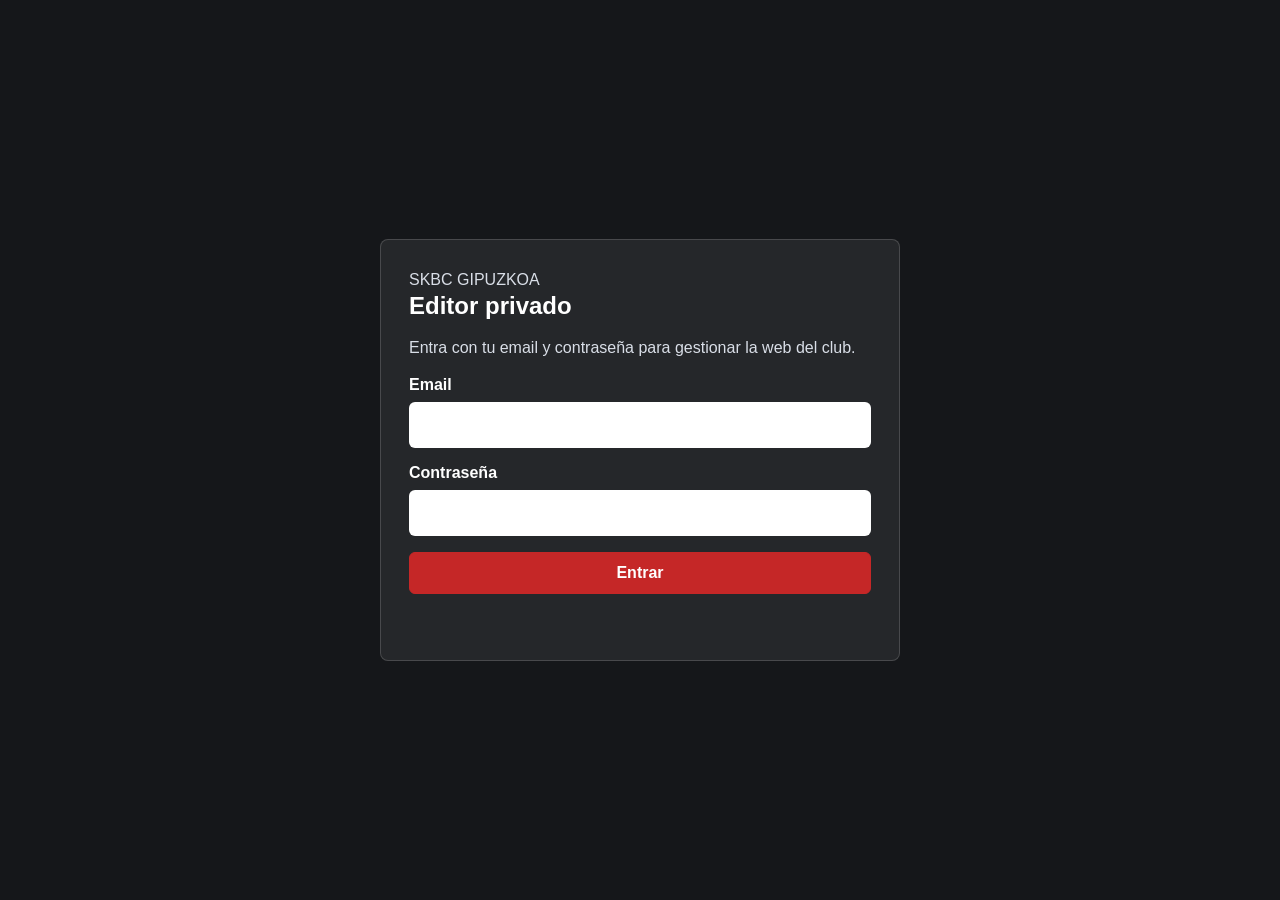
<file: admin.html>
<!doctype html>
<html lang="es">
  <head>
    <meta charset="utf-8" />
    <meta name="viewport" content="width=device-width, initial-scale=1" />
    <title>Editor privado SKBC GIPUZKOA</title>
    <meta name="robots" content="noindex,nofollow,noarchive" />
    <link rel="stylesheet" href="admin.css?v=20260831-calendar-visual-editor" />
    <link rel="stylesheet" href="admin-simple.css?v=20261018-news" />
    <script src="admin-simple.js?v=20261028-visual"></script>
    <script src="admin-catalog.js?v=20261018-catalog"></script>
    <script src="admin-news.js?v=20261028-workspace"></script>
    <link rel="stylesheet" href="admin-workspace.css?v=20261028" />
    <script src="admin-editor-tools.js?v=20261028"></script>
    <script src="admin-workspace.js?v=20261028"></script>
    <link rel="stylesheet" href="admin-calendar.css?v=20261106-public" />
    <script src="calendar-public.js?v=20261106"></script>
    <script src="admin-calendar.js?v=20261111-featured-news"></script>
    <script src="admin-calendar-import.js?v=20261106-drag"></script>
    <style>
      .admin-login {
        display: grid;
        min-height: 100vh;
        place-items: center;
        padding: 24px;
        color: #fff;
        background: #15171a;
      }
      .admin-login__panel {
        display: grid;
        gap: 16px;
        width: min(520px, 100%);
        padding: 28px;
        border: 1px solid rgba(255,255,255,.16);
        border-radius: 8px;
        background: rgba(255,255,255,.07);
      }
      .admin-login__panel h1,
      .admin-login__panel p {
        margin: 0;
      }
      .admin-login__panel p {
        color: #d9dee7;
        line-height: 1.5;
      }
      .admin-login__panel label {
        display: grid;
        gap: 8px;
        color: #fff;
        font-weight: 900;
      }
      .admin-login__panel input {
        width: 100%;
        border: 1px solid rgba(255,255,255,.2);
        border-radius: 6px;
        padding: 13px 14px;
        color: #15171a;
        font: inherit;
      }
      .admin-login__error {
        min-height: 22px;
        color: #ffd6d6;
        font-weight: 850;
      }
      body.admin-locked #admin-shell {
        display: none;
      }
      body:not(.admin-locked) #admin-login {
        display: none;
      }
    </style>
    <script>
      document.write('<script src="content.js?v=' + Date.now() + '"><\/script>');
    </script>
  </head>
  <body class="admin-locked">
    <section class="admin-login" id="admin-login">
      <form class="admin-login__panel" id="admin-login-form">
        <div>
          <p>SKBC GIPUZKOA</p>
          <h1>Editor privado</h1>
        </div>
        <p>Entra con tu email y contraseña para gestionar la web del club.</p>
        <label>Email <input id="admin-login-email" type="email" autocomplete="email" required /></label>
        <label>Contraseña <input id="admin-login-password" type="password" autocomplete="current-password" required /></label>
        <button class="primary" type="submit">Entrar</button>
        <span class="admin-login__error" id="admin-login-error"></span>
      </form>
    </section>

    <div id="admin-shell">
      <header class="admin-header">
        <div>
          <p>SKBC GIPUZKOA</p>
          <h1>Gestión de la web</h1>
          <span id="status">Listo para editar</span>
        </div>
        <nav aria-label="Publicación">
          <a href="index.html" target="_blank" rel="noreferrer">Ver web ↗</a>
          <button id="publish" class="primary" type="button">Publicar cambios</button>
        </nav>
        <div class="admin-utility-storage" hidden>
          <button id="save" type="button">Información</button>
          <button id="export" type="button">Exportar copia</button>
          <input id="import" type="file" accept="application/json" />
          <button id="reset" type="button">Descartar cambios</button>
        </div>
      </header>

      <main>
        <aside aria-label="Navegación principal"></aside>
        <section id="editor"></section>
      </main>
    </div>

    <script>
      const ADMIN_SESSION_KEY = "skbc_supabase_session";
      const adminInbox = window.SKBC_CONTENT?.settings?.testimonialInbox || {};
      const adminSupabaseUrl = String(adminInbox.supabaseUrl || "").replace(/\/+$/, "");
      const adminAnonKey = String(adminInbox.anonKey || "").trim();
      const loginError = document.querySelector("#admin-login-error");

      function savedAdminSession() {
        try {
          return JSON.parse(localStorage.getItem(ADMIN_SESSION_KEY) || "null");
        } catch {
          return null;
        }
      }

      async function validateAdminSession(session) {
        if (!session?.access_token || !adminSupabaseUrl || !adminAnonKey) return false;
        const response = await fetch(`${adminSupabaseUrl}/auth/v1/user`, {
          headers: {
            apikey: adminAnonKey,
            Authorization: `Bearer ${session.access_token}`
          }
        });
        return response.ok;
      }

      function unlockAdmin() {
        document.body.classList.remove("admin-locked");
        if (!document.querySelector("script[data-admin-app]")) {
          const script = document.createElement("script");
          script.src = "admin.js?v=20261125-violencia-genero";
          script.dataset.adminApp = "true";
          document.body.appendChild(script);
        }
      }

      async function loginAdmin(email, password) {
        if (!adminSupabaseUrl || !adminAnonKey) {
          throw new Error("Falta configurar Supabase URL y anon key en content.js.");
        }
        const response = await fetch(`${adminSupabaseUrl}/auth/v1/token?grant_type=password`, {
          method: "POST",
          headers: {
            apikey: adminAnonKey,
            "Content-Type": "application/json"
          },
          body: JSON.stringify({ email, password })
        });
        const result = await response.json();
        if (!response.ok) {
          throw new Error(result.error_description || result.msg || "No se pudo iniciar sesión.");
        }
        localStorage.setItem(ADMIN_SESSION_KEY, JSON.stringify(result));
        return result;
      }

      document.querySelector("#admin-login-form").addEventListener("submit", async (event) => {
        event.preventDefault();
        loginError.textContent = "Comprobando acceso...";
        try {
          await loginAdmin(
            document.querySelector("#admin-login-email").value.trim(),
            document.querySelector("#admin-login-password").value
          );
          loginError.textContent = "";
          unlockAdmin();
        } catch (error) {
          loginError.textContent = error.message;
        }
      });

      (async () => {
        const session = savedAdminSession();
        if (await validateAdminSession(session)) {
          unlockAdmin();
        } else {
          localStorage.removeItem(ADMIN_SESSION_KEY);
        }
      })();
    </script>
  </body>
</html>
</file>
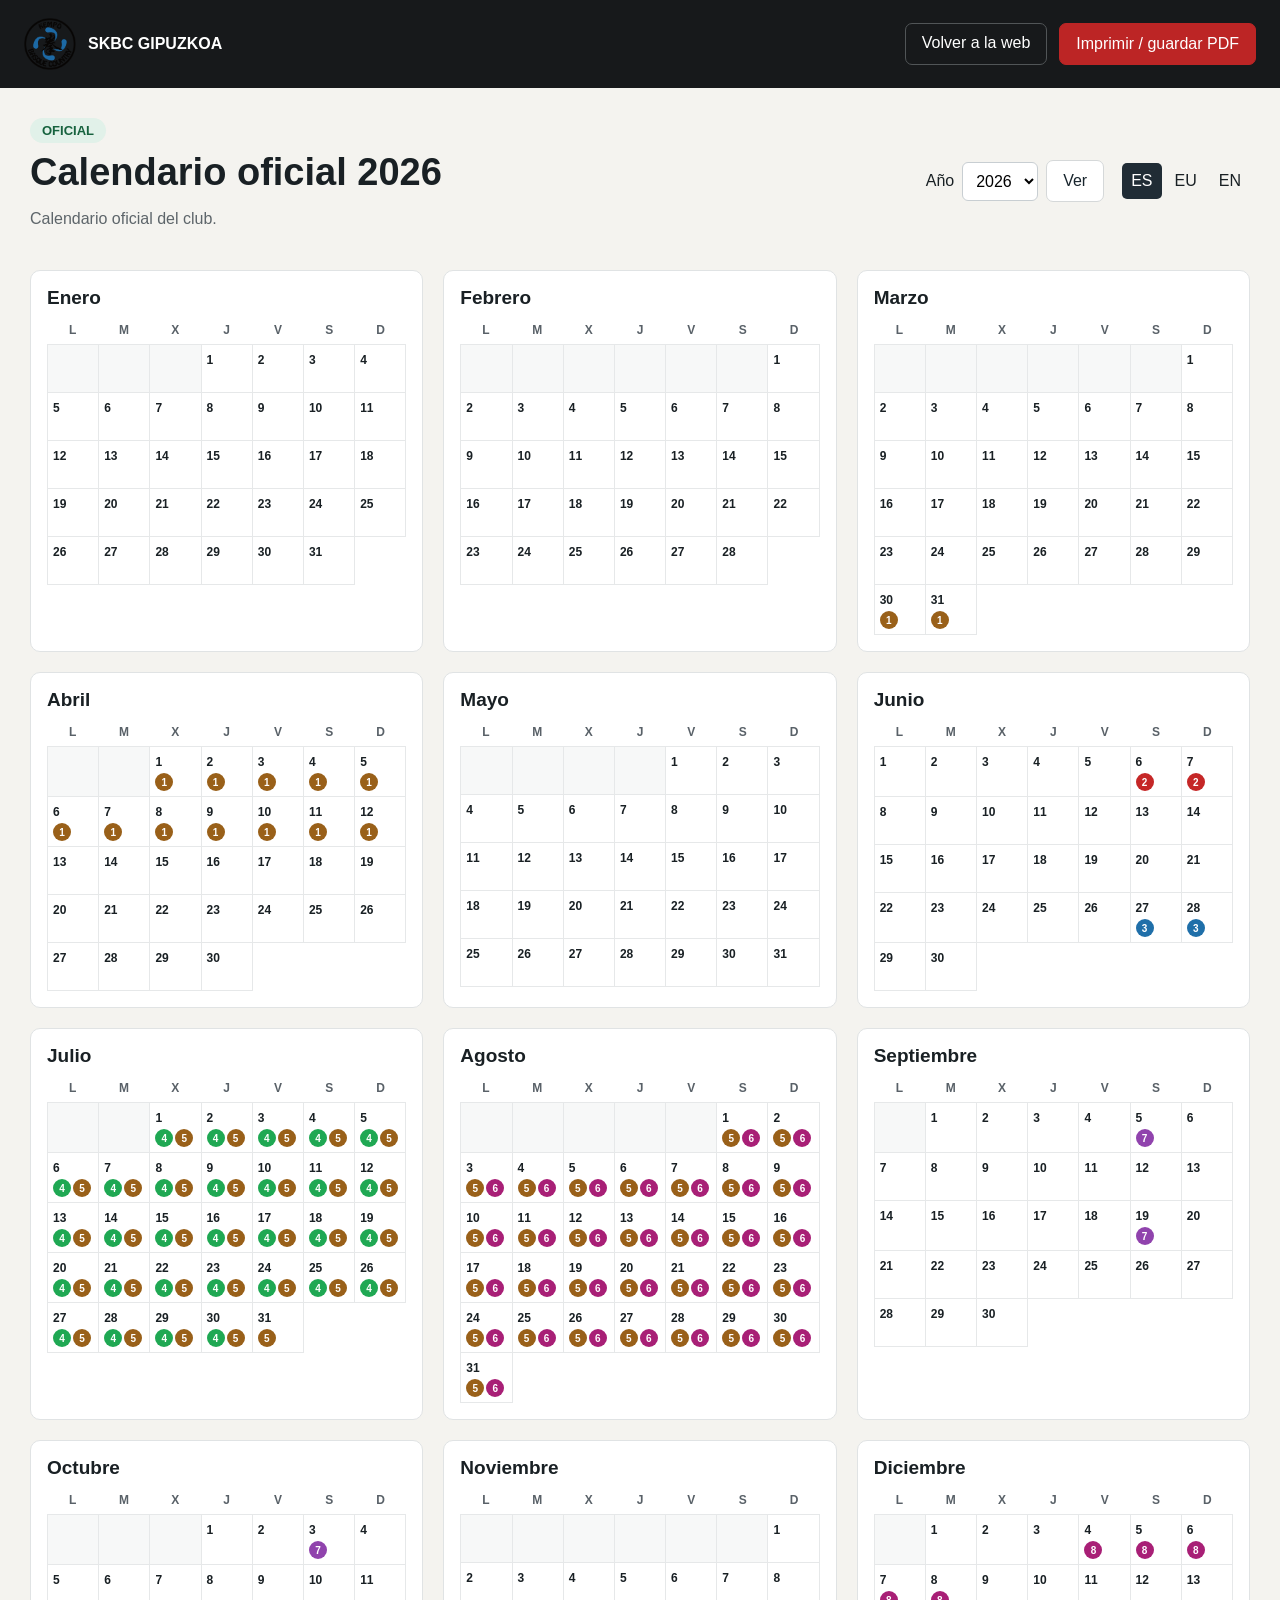
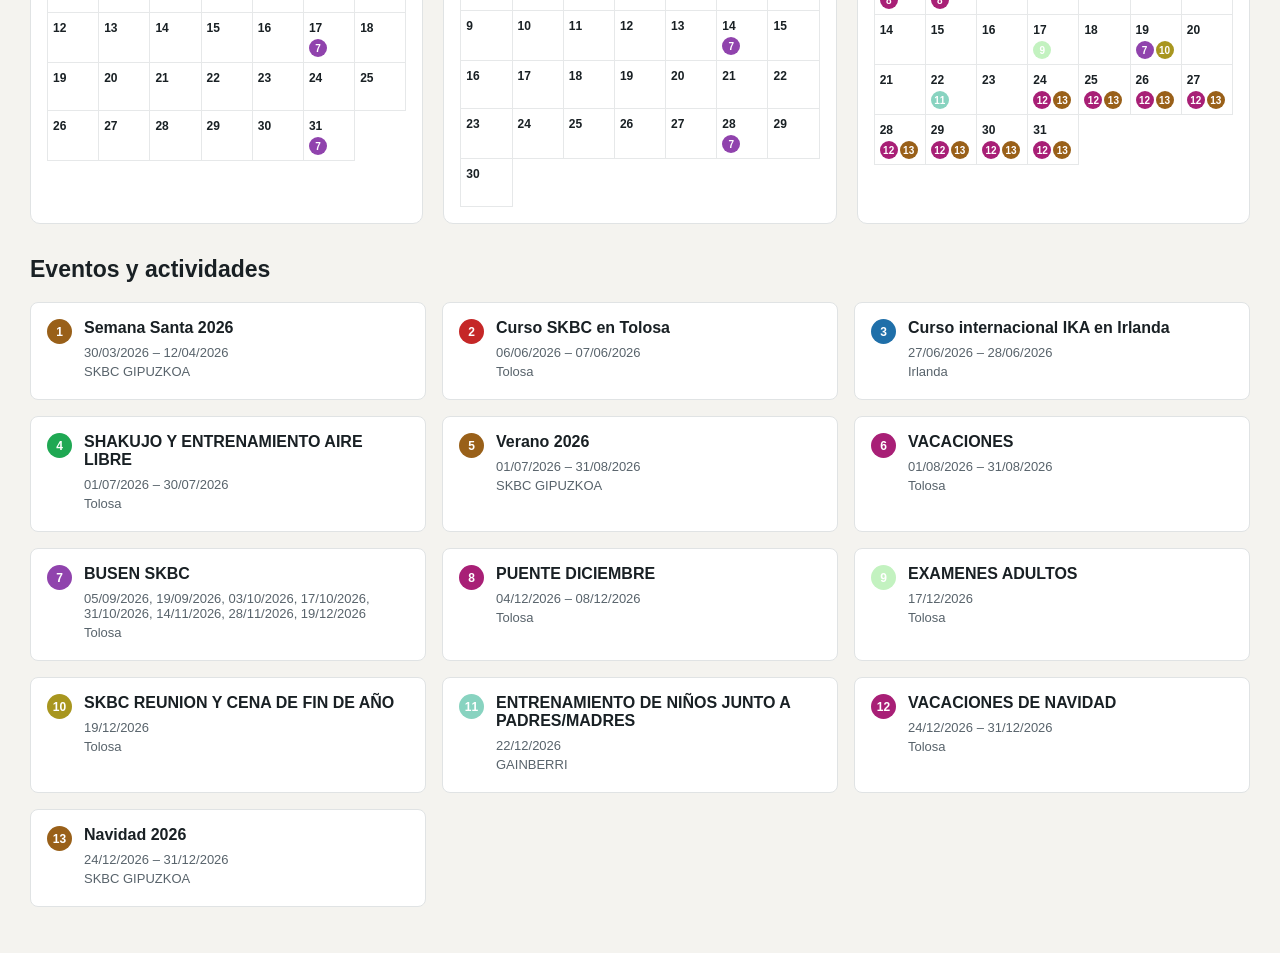
<file: calendario.html>
<!doctype html>
<html lang="es">
<head>
<meta charset="utf-8">
<meta name="viewport" content="width=device-width, initial-scale=1">
<title>Calendario · SKBC Gipuzkoa</title>
<meta name="description" content="Calendario de actividades, cursos, festivos y vacaciones de SKBC Gipuzkoa.">
<link rel="icon" href="assets/logo-skbc.png">
<link rel="stylesheet" href="calendar-public.css?v=20261111-print-a4-v2">
</head>
<body data-public-calendar>
<div id="public-calendar"></div>
<noscript>Activa JavaScript para consultar el calendario. SKBC Gipuzkoa · Tolosa.</noscript>
<script>document.write('<script src="content.js?v=' + Date.now() + '"><\/script>');</script>
<script src="calendar-public.js?v=20261111-print-a4-v2"></script>
</body>
</html>
</file>
<file: admin.css>
:root {
  --ink: #15171a;
  --muted: #667085;
  --red: #c52727;
  --blue: #1f6fa9;
  --gold: #cba451;
  --soft: #f5f6f3;
  --panel: #ffffff;
  --line: #d9ddd7;
  --dark: #17191c;
}

* { box-sizing: border-box; }

body {
  margin: 0;
  color: var(--ink);
  background: var(--soft);
  font-family: "Segoe UI", Arial, sans-serif;
}

.admin-header {
  position: sticky;
  top: 0;
  z-index: 3;
  display: flex;
  align-items: center;
  justify-content: space-between;
  gap: 22px;
  padding: 16px 24px;
  color: #fff;
  background: var(--dark);
  box-shadow: 0 16px 40px rgba(0, 0, 0, .18);
}

.admin-header p,
.admin-header h1 {
  margin: 0;
}

.admin-header p {
  color: var(--gold);
  font-size: 12px;
  font-weight: 900;
  letter-spacing: .08em;
  text-transform: uppercase;
}

.admin-header h1 {
  margin-top: 3px;
  font-size: 23px;
  line-height: 1.1;
}

#status {
  display: inline-block;
  margin-top: 7px;
  padding: 6px 9px;
  border: 1px solid rgba(255, 255, 255, .18);
  border-radius: 6px;
  color: #dce3ea;
  font-size: 12px;
  font-weight: 800;
}

#status[data-mode="ok"] {
  color: #dbffe8;
  border-color: rgba(65, 211, 126, .45);
}

#status[data-mode="warning"] {
  color: #fff1cc;
  border-color: rgba(255, 205, 86, .55);
}

#status[data-mode="danger"] {
  color: #ffd6d6;
  border-color: rgba(255, 96, 96, .55);
}

.admin-header nav {
  display: flex;
  flex-wrap: wrap;
  justify-content: flex-end;
  gap: 10px;
}

button,
.admin-header a,
.import-button {
  display: inline-flex;
  align-items: center;
  justify-content: center;
  min-height: 42px;
  border: 1px solid rgba(255, 255, 255, .16);
  border-radius: 6px;
  padding: 10px 13px;
  color: #fff;
  background: rgba(255, 255, 255, .08);
  font: inherit;
  font-weight: 900;
  cursor: pointer;
  text-decoration: none;
}

button.primary {
  border-color: var(--red);
  background: var(--red);
}

main button:not(.primary):not(.danger):not(.quiet):not(.tab):not(.image-field-preview),
main button.secondary {
  color: var(--blue);
  border-color: #cfe0ef;
  background: #f7fbff;
}

main button:not(.primary):not(.danger):not(.quiet):not(.tab):not(.image-field-preview):hover,
main button.secondary:hover {
  color: #fff;
  border-color: var(--blue);
  background: var(--blue);
}

button.quiet {
  color: #e6e8ed;
  background: transparent;
}

.import-button input {
  display: none;
}

main {
  display: grid;
  grid-template-columns: 240px 1fr;
  min-height: calc(100vh - 88px);
}

aside {
  position: sticky;
  top: 88px;
  align-self: start;
  height: calc(100vh - 88px);
  padding: 18px;
  border-right: 1px solid var(--line);
  background: #fff;
}

.mobile-panel-picker {
  display: none;
}

.mobile-collapse-toggle,
.person-mobile-summary {
  display: none;
}

.tab {
  display: flex;
  width: 100%;
  margin-bottom: 9px;
  color: var(--ink);
  background: var(--soft);
  border: 1px solid var(--line);
  text-align: left;
}

.tab.active {
  color: #fff;
  border-color: var(--dark);
  background: var(--dark);
}

#editor {
  display: grid;
  gap: 18px;
  width: min(1060px, 100%);
  padding: 26px;
}

.editor-intro {
  padding: 22px;
  border: 1px solid var(--line);
  border-radius: 8px;
  background: #fff;
}

.editor-intro p {
  margin: 0 0 4px;
  color: var(--blue);
  font-size: 12px;
  font-weight: 900;
  letter-spacing: .08em;
  text-transform: uppercase;
}

.editor-intro h2 {
  margin: 0 0 8px;
  font-size: 30px;
  line-height: 1.1;
}

.editor-intro span {
  color: var(--muted);
  font-weight: 700;
}

.intro-actions {
  display: flex;
  flex-wrap: wrap;
  align-items: center;
  gap: 10px;
  margin-top: 16px;
}

.intro-actions label {
  display: inline-flex;
  align-items: center;
  gap: 8px;
  min-height: 42px;
  color: var(--ink);
  font-weight: 900;
}

.intro-actions input,
.intro-actions select {
  width: 112px;
  min-height: 42px;
  border: 1px solid var(--line);
  border-radius: 6px;
  padding: 8px 10px;
  color: var(--ink);
  background: #fff;
  font: inherit;
  font-weight: 850;
}

.intro-actions select {
  width: min(330px, 100%);
}

.gallery-admin {
  display: grid;
  gap: 14px;
}

.gallery-admin > small {
  display: block;
  color: var(--muted);
  font-weight: 750;
  line-height: 1.35;
}

.gallery-admin-grid {
  display: grid;
  grid-template-columns: repeat(auto-fill, minmax(230px, 1fr));
  gap: 14px;
  align-items: start;
}

.gallery-admin-item {
  display: grid;
  gap: 10px;
  padding: 12px;
  border: 1px solid var(--line);
  border-radius: 8px;
  background: #fff;
}

.gallery-admin-thumb {
  position: relative;
  display: block;
  min-height: 130px;
  width: 100%;
  overflow: hidden;
  border-radius: 6px;
  border: 1px solid var(--line);
  padding: 0;
  background-color: var(--soft);
  cursor: zoom-in;
}

.gallery-admin-thumb img {
  width: 100%;
  height: 130px;
  object-fit: cover;
  display: block;
}

.gallery-admin-thumb.image-field-preview--broken::before {
  content: "No se ve la imagen";
  position: absolute;
  inset: 0;
  display: grid;
  place-items: center;
  color: #9f1d1d;
  background: #fff5f5;
  font-weight: 950;
  text-align: center;
}

.gallery-admin-item input {
  min-height: 38px;
  border: 1px solid var(--line);
  border-radius: 6px;
  padding: 8px 10px;
  color: var(--ink);
  font-size: 12px;
}

.gallery-admin-buttons,
.gallery-admin-actions {
  display: grid;
  grid-template-columns: repeat(3, minmax(0, 1fr));
  gap: 8px;
}

.gallery-admin-buttons button {
  min-height: 34px;
  padding: 7px 8px;
  color: var(--ink);
  border-color: var(--line);
  background: var(--soft);
  font-size: 12px;
}

.gallery-admin-buttons button.danger {
  color: #fff;
  border-color: var(--red);
  background: var(--red);
}

.image-field-row {
  display: grid;
  grid-template-columns: minmax(0, 1fr) auto;
  gap: 8px;
  align-items: center;
}

.image-field-row button {
  min-height: 38px;
  color: #fff;
  border-color: var(--blue);
  background: var(--blue);
  white-space: nowrap;
}

.event-bulk-actions {
  padding: 12px;
  border: 1px solid rgba(31, 111, 169, .22);
  border-radius: 8px;
  background: #eef6fb;
}

#copy-events {
  border-color: var(--blue);
  color: #fff;
  background: var(--blue);
}

.advanced-warning {
  margin: 14px 0 0;
  padding: 12px 14px;
  border: 1px solid rgba(255, 205, 86, .55);
  border-radius: 6px;
  color: #684900;
  background: #fff7dd;
  font-weight: 850;
}

.testimonial-inbox-list {
  display: grid;
  gap: 14px;
  padding: 18px;
}

.pending-testimonial {
  display: grid;
  gap: 10px;
  padding: 18px;
  border: 1px solid var(--line);
  border-radius: 8px;
  background: #fff;
}

.pending-testimonial span {
  color: var(--blue);
  font-size: 12px;
  font-weight: 950;
  text-transform: uppercase;
}

.pending-testimonial h3,
.pending-testimonial p {
  margin: 0;
}

.approved-testimonial p {
  display: -webkit-box;
  overflow: hidden;
  -webkit-line-clamp: 4;
  -webkit-box-orient: vertical;
}

.pending-testimonial__stars {
  color: #c7a24a;
  font-size: 20px;
  letter-spacing: 0;
}

.pending-testimonial img {
  width: min(260px, 100%);
  aspect-ratio: 4 / 3;
  border-radius: 6px;
  object-fit: cover;
}

.pending-testimonial div {
  display: flex;
  flex-wrap: wrap;
  gap: 10px;
}

.order-card ul {
  margin: 0;
  padding-left: 20px;
}

.order-card select {
  width: auto;
  min-width: 180px;
}

.button-like {
  display: inline-flex;
  align-items: center;
  min-height: 42px;
  padding: 0 14px;
  border-radius: 6px;
  color: #fff;
  background: #25d366;
  font-weight: 950;
}

.empty-note {
  margin: 0;
  padding: 18px;
  color: var(--muted);
  font-weight: 850;
}

.editor-group {
  overflow: hidden;
  border: 1px solid var(--line);
  border-radius: 8px;
  background: var(--panel);
}

.editor-group header {
  display: flex;
  align-items: flex-start;
  justify-content: space-between;
  gap: 16px;
  padding: 18px 20px;
  border-bottom: 1px solid var(--line);
  background: #fbfcfa;
}

.editor-group h3 {
  margin: 0;
  font-size: 21px;
}

.editor-group p {
  margin: 7px 0 0;
  color: var(--muted);
  line-height: 1.45;
}

.translate-section {
  flex: 0 0 auto;
  min-height: 38px;
  color: #fff;
  border-color: var(--blue);
  background: var(--blue);
}

.field-grid {
  display: grid;
  grid-template-columns: repeat(2, minmax(0, 1fr));
  gap: 16px;
  padding: 18px;
}

.field {
  display: grid;
  gap: 8px;
}

.field:has(textarea),
.field--wide {
  grid-column: 1 / -1;
}

.field span {
  color: #344054;
  font-size: 13px;
  font-weight: 900;
}

.field small {
  color: var(--muted);
  font-size: 12px;
  font-weight: 700;
}

.field input,
.field textarea,
.field select {
  width: 100%;
  border: 1px solid var(--line);
  border-radius: 6px;
  padding: 12px;
  color: var(--ink);
  background: #fff;
  font: inherit;
  line-height: 1.45;
}

.field input[type="color"] {
  width: 96px;
  min-height: 46px;
  padding: 4px;
}

.field textarea {
  min-height: 116px;
  resize: vertical;
}

.custom-card {
  display: grid;
  gap: 12px;
}

button.danger {
  justify-self: start;
  margin-left: 18px;
  margin-bottom: 18px;
  border-color: #b42318;
  color: #fff;
  background: #b42318;
}

.upload-image {
  justify-self: start;
  min-height: 38px;
  border-color: rgba(31, 111, 169, .25);
  color: #fff;
  background: var(--blue);
}

.upload-image:disabled {
  opacity: .65;
  cursor: wait;
}

.image-field-row {
  display: grid;
  grid-template-columns: minmax(150px, 220px) minmax(0, 1fr);
  gap: 14px;
  align-items: start;
}

.image-field-preview {
  position: relative;
  display: block;
  width: 100%;
  aspect-ratio: 4 / 3;
  overflow: hidden;
  border: 1px solid var(--line);
  border-radius: 8px;
  padding: 0;
  background: #eef3f6;
  cursor: zoom-in;
  text-align: initial;
}

.image-field-preview img {
  width: 100%;
  height: 100%;
  object-fit: cover;
  display: block;
}

.image-field-preview span {
  position: absolute;
  left: 8px;
  right: 8px;
  bottom: 8px;
  padding: 7px 9px;
  border-radius: 999px;
  color: #fff;
  background: rgba(13, 19, 24, .78);
  font-size: 12px;
  font-weight: 950;
  text-align: center;
}

.image-field-preview--empty {
  display: grid;
  place-items: center;
  min-height: 118px;
  color: var(--muted);
  cursor: default;
}

.image-field-preview--broken {
  display: grid;
  place-items: center;
  min-height: 118px;
}

.image-field-preview--broken::before {
  content: "No se ve la imagen";
  color: #9f1d1d;
  font-weight: 950;
}

.image-field-preview--empty span {
  position: static;
  color: var(--muted);
  background: transparent;
}

.image-field-controls,
.image-field-actions {
  display: grid;
  gap: 10px;
}

.image-field-actions {
  grid-template-columns: repeat(2, minmax(0, max-content));
}

.frame-image {
  justify-self: start;
  min-height: 38px;
  border-color: rgba(13, 117, 107, .28);
  color: #fff;
  background: #0d756b;
}

.image-frame-modal {
  position: fixed;
  inset: 0;
  z-index: 1000;
  display: none;
  align-items: center;
  justify-content: center;
  padding: 24px;
  background: rgba(8, 12, 17, .72);
}

.image-frame-modal.is-open {
  display: flex;
}

.image-frame-modal__panel {
  width: min(980px, 96vw);
  max-height: 94vh;
  overflow: auto;
  border-radius: 12px;
  background: #fff;
  box-shadow: 0 28px 80px rgba(0, 0, 0, .34);
}

.image-frame-modal__panel header,
.image-frame-modal__panel footer {
  display: flex;
  gap: 14px;
  align-items: center;
  justify-content: space-between;
  padding: 18px;
  border-bottom: 1px solid var(--line);
}

.image-frame-modal__panel footer {
  border-top: 1px solid var(--line);
  border-bottom: 0;
}

.image-frame-modal__panel h3 {
  margin: 0 0 4px;
  font-size: 28px;
}

.image-frame-modal__panel p,
.image-frame-value {
  margin: 0;
  color: var(--muted);
  font-weight: 800;
}

.image-frame-close {
  width: 48px;
  height: 48px;
  padding: 0;
  border-radius: 50%;
  font-size: 30px;
  line-height: 1;
}

.image-frame-stage {
  position: relative;
  width: min(860px, calc(96vw - 48px));
  aspect-ratio: 16 / 9;
  margin: 22px auto;
  overflow: hidden;
  border: 3px solid #111820;
  border-radius: 10px;
  background: repeating-linear-gradient(45deg, #edf1f3 0 14px, #f7f9fa 14px 28px);
  cursor: grab;
  user-select: none;
}

.image-frame-stage[data-frame-kind="portrait"] {
  width: min(430px, calc(96vw - 48px));
  aspect-ratio: 4 / 5;
}

.image-frame-stage.is-dragging {
  cursor: grabbing;
}

.image-frame-stage img {
  width: 100%;
  height: 100%;
  object-fit: cover;
  display: block;
}

.image-frame-empty {
  position: absolute;
  inset: 0;
  display: grid;
  place-items: center;
  color: var(--muted);
  font-weight: 950;
}

.image-frame-empty[hidden],
.image-frame-stage img[hidden] {
  display: none;
}

.image-frame-presets {
  display: flex;
  flex-wrap: wrap;
  gap: 10px;
  padding: 0 18px 20px;
  justify-content: center;
}

.image-frame-presets button {
  min-height: 38px;
}

@media (max-width: 760px) {
  .image-field-row {
    grid-template-columns: 1fr;
  }

  .image-field-actions {
    grid-template-columns: 1fr;
  }

  .image-frame-modal {
    padding: 10px;
  }

  .image-frame-modal__panel header,
  .image-frame-modal__panel footer {
    align-items: stretch;
    flex-direction: column;
  }
}

.event-tools {
  margin-inline: 18px;
}

.dashboard-grid {
  display: grid;
  grid-template-columns: repeat(4, minmax(0, 1fr));
  gap: 14px;
}

.dashboard-metric {
  padding: 18px;
  border: 1px solid var(--line);
  border-radius: 8px;
  background: #fff;
}

.dashboard-metric span {
  color: var(--muted);
  font-size: 12px;
  font-weight: 950;
  letter-spacing: .05em;
  text-transform: uppercase;
}

.dashboard-metric strong {
  display: block;
  margin-top: 8px;
  font-size: 38px;
  line-height: 1;
}

.dashboard-metric p {
  margin: 9px 0 0;
  color: var(--muted);
  font-weight: 750;
}

.dashboard-layout {
  display: grid;
  grid-template-columns: 1.2fr 1fr;
  gap: 18px;
}

.dashboard-list,
.dashboard-private,
.dashboard-actions {
  display: grid;
  gap: 10px;
  padding: 18px;
}

.dashboard-supabase {
  display: grid;
  gap: 12px;
  margin: 18px 18px 0;
  padding: 14px;
  border: 1px solid #bfd7ee;
  border-radius: 8px;
  background: #f4f9ff;
}

.dashboard-supabase strong {
  display: block;
  font-weight: 950;
}

.dashboard-supabase span {
  display: block;
  margin-top: 4px;
  color: var(--muted);
  font-weight: 750;
}

.dashboard-supabase-fields {
  display: grid;
  grid-template-columns: minmax(0, 1.1fr) minmax(0, 1fr) auto auto;
  gap: 8px;
}

.dashboard-supabase-fields input {
  width: 100%;
  min-width: 0;
  padding: 10px 12px;
  border: 1px solid var(--line);
  border-radius: 8px;
  font: inherit;
}

.private-session-card {
  border-color: #bfd7ee;
  background: #f8fbff;
}

.private-session-card[data-private-connected="true"] {
  border-color: #b8dec7;
  background: #f6fff8;
}

.private-session-body {
  display: flex;
  align-items: center;
  justify-content: space-between;
  gap: 14px;
  padding: 16px 18px 18px;
}

.private-session-body div {
  display: grid;
  gap: 4px;
}

.private-session-body strong {
  color: var(--ink);
  font-size: 18px;
  font-weight: 950;
}

.private-session-body span {
  color: var(--muted);
  font-weight: 800;
}

.private-session-body button {
  flex: 0 0 auto;
  color: var(--blue);
  border-color: #cfe0ef;
  background: #fff;
}

.dashboard-list div,
.dashboard-private div {
  display: flex;
  justify-content: space-between;
  gap: 14px;
  padding: 12px;
  border: 1px solid var(--line);
  border-radius: 8px;
  background: var(--soft);
}

.dashboard-list span,
.dashboard-private span {
  color: var(--muted);
  font-weight: 850;
}

.dashboard-actions {
  grid-template-columns: repeat(2, minmax(0, 1fr));
}

.dashboard-actions button,
.seo-links .button-like,
.lead-actions .button-like {
  color: var(--ink);
  border-color: var(--line);
  background: #fff;
}

.system-health header {
  align-items: center;
}

.health-grid {
  display: grid;
  grid-template-columns: repeat(5, minmax(0, 1fr));
  gap: 10px;
  padding: 18px;
}

.health-item {
  display: grid;
  gap: 5px;
  min-height: 112px;
  padding: 13px;
  border: 1px solid var(--line);
  border-top: 6px solid #f59e0b;
  border-radius: 8px;
  background: #fff;
}

.health-item.ok {
  border-top-color: #137a3d;
}

.health-item strong {
  color: #b45309;
  font-size: 11px;
  font-weight: 950;
  letter-spacing: .06em;
  text-transform: uppercase;
}

.health-item.ok strong {
  color: #137a3d;
}

.health-item span {
  font-weight: 950;
  line-height: 1.15;
}

.health-item small {
  color: var(--muted);
  font-weight: 750;
  line-height: 1.35;
}

.seo-control header {
  align-items: center;
}

.seo-links {
  display: flex;
  flex-wrap: wrap;
  gap: 8px;
}

.seo-checklist {
  display: grid;
  grid-template-columns: repeat(2, minmax(0, 1fr));
  gap: 10px;
  padding: 18px;
}

.seo-checklist div {
  display: grid;
  grid-template-columns: 82px 1fr;
  gap: 4px 10px;
  padding: 12px;
  border: 1px solid var(--line);
  border-radius: 8px;
  background: #fff;
}

.seo-checklist div.ok strong {
  color: #137a3d;
}

.seo-checklist div.warn strong {
  color: #b42318;
}

.seo-checklist small {
  grid-column: 2;
  color: var(--muted);
  font-weight: 750;
}

.lead-inbox-list {
  display: grid;
  gap: 12px;
  padding: 18px;
}

.lead-card {
  display: grid;
  gap: 10px;
  padding: 16px;
  border: 1px solid var(--line);
  border-left: 8px solid var(--blue);
  border-radius: 8px;
  background: #fff;
}

.lead-card[data-status="enrolled"] {
  border-left-color: #137a3d;
}

.lead-card[data-status="discarded"] {
  border-left-color: #98a2b3;
}

.lead-card[data-status="approved"] {
  border-left-color: #137a3d;
  background: #f3fbf6;
}

.lead-card[data-status="revoked"],
.lead-card[data-status="rejected"] {
  border-left-color: #c52727;
  background: #fff6f6;
}

.lead-card header {
  display: flex;
  align-items: start;
  justify-content: space-between;
  gap: 12px;
  padding: 0;
  border: 0;
}

.lead-card h3,
.lead-card p {
  margin: 0;
}

.lead-card header span {
  color: var(--muted);
  font-size: 12px;
  font-weight: 900;
}

.status-pill {
  display: inline-flex;
  min-width: 104px;
  align-items: center;
  justify-content: center;
  padding: 8px 10px;
  border-radius: 999px;
  color: var(--ink);
  background: var(--soft);
  font-size: 12px;
  font-weight: 950;
  text-transform: uppercase;
}

.kenshi-card .field-grid {
  margin-top: 10px;
}

.kenshi-card .lead-actions button {
  color: var(--red);
  border-color: rgba(197, 39, 39, .42);
  background: #fff;
}

.kenshi-card .lead-actions button.primary,
.kenshi-card .lead-actions button[data-next-status="approved"],
.kenshi-card .lead-actions button.danger {
  color: #fff;
  border-color: var(--red);
  background: var(--red);
}

.kenshi-card .lead-actions button[data-next-status="revoked"],
.kenshi-card .lead-actions button[data-next-status="rejected"] {
  color: var(--red);
  border-color: var(--red);
  background: #fff7f7;
}

.kenshi-card .lead-actions button:hover {
  transform: translateY(-1px);
  box-shadow: 0 10px 22px rgba(197, 39, 39, .16);
}

.lead-card select {
  min-height: 40px;
  border: 1px solid var(--line);
  border-radius: 6px;
  padding: 8px 10px;
  background: #fff;
  font-weight: 850;
}

.lead-meta,
.lead-actions {
  display: flex;
  flex-wrap: wrap;
  gap: 8px;
}

.lead-meta span {
  padding: 6px 9px;
  border-radius: 6px;
  color: var(--muted);
  background: var(--soft);
  font-size: 12px;
  font-weight: 850;
}

.events-workspace {
  display: grid;
  grid-template-columns: minmax(0, 1fr) 340px;
  gap: 18px;
  align-items: start;
}

.events-editor {
  min-width: 0;
}

.empty-event-editor {
  min-height: 280px;
}

.empty-event-editor header {
  display: grid;
  min-height: 220px;
  align-content: center;
}

.events-sidebar {
  position: sticky;
  top: 106px;
  max-height: calc(100vh - 126px);
  overflow: auto;
  border: 1px solid var(--line);
  border-radius: 8px;
  background: #fff;
}

.events-sidebar header {
  position: sticky;
  top: 0;
  z-index: 1;
  padding: 16px;
  border-bottom: 1px solid var(--line);
  background: #fbfcfa;
}

.events-sidebar h3 {
  margin: 0;
  font-size: 20px;
}

.events-sidebar p {
  margin: 5px 0 0;
  color: var(--muted);
  font-size: 13px;
  font-weight: 750;
}

.events-calendar-panel header {
  display: grid;
  grid-template-columns: 1fr auto;
  gap: 12px;
  align-items: start;
}

.event-year-picker {
  display: grid;
  gap: 4px;
  color: var(--muted);
  font-size: 11px;
  font-weight: 950;
  letter-spacing: .04em;
  text-transform: uppercase;
}

.event-year-picker select {
  min-width: 104px;
  min-height: 38px;
  border: 1px solid var(--line);
  border-radius: 6px;
  padding: 0 9px;
  color: var(--ink);
  background: #fff;
  font: inherit;
  font-size: 14px;
}

.event-year-stats {
  display: grid;
  grid-template-columns: repeat(3, minmax(0, 1fr));
  gap: 8px;
  padding: 12px;
  border-bottom: 1px solid var(--line);
  background: #f7fafc;
}

.event-year-stats div {
  display: grid;
  gap: 2px;
  min-width: 0;
  border: 1px solid #e5e8e2;
  border-radius: 7px;
  padding: 9px;
  background: #fff;
}

.event-year-stats strong {
  font-size: 20px;
  line-height: 1;
}

.event-year-stats span {
  color: var(--muted);
  font-size: 10px;
  font-weight: 900;
  line-height: 1.15;
  text-transform: uppercase;
}

.event-mini-calendar {
  display: grid;
  grid-template-columns: repeat(2, minmax(0, 1fr));
  gap: 10px;
  padding: 12px;
  border-bottom: 1px solid var(--line);
  background: linear-gradient(180deg, #fff, #fbfcfa);
}

.event-mini-month {
  min-width: 0;
  border: 1px solid var(--line);
  border-radius: 8px;
  padding: 8px;
  background: #fff;
}

.event-mini-month header {
  position: static;
  display: flex;
  justify-content: space-between;
  gap: 8px;
  align-items: center;
  padding: 0 0 7px;
  border: 0;
  background: transparent;
}

.event-mini-month header strong {
  overflow: hidden;
  color: var(--ink);
  font-size: 13px;
  font-weight: 950;
  line-height: 1.1;
  text-overflow: ellipsis;
  white-space: nowrap;
}

.event-mini-month header span {
  min-width: 22px;
  border-radius: 999px;
  padding: 3px 6px;
  color: #fff;
  background: var(--dark);
  font-size: 10px;
  font-weight: 950;
  text-align: center;
}

.event-weekdays,
.event-days {
  display: grid;
  grid-template-columns: repeat(7, minmax(0, 1fr));
}

.event-weekdays span {
  color: var(--muted);
  font-size: 9px;
  font-weight: 950;
  text-align: center;
}

.event-days {
  gap: 3px;
  margin-top: 4px;
}

.event-day {
  display: grid;
  min-width: 0;
  min-height: 25px;
  place-items: center;
  border: 1px solid #edf0ea;
  border-radius: 5px;
  padding: 0;
  color: var(--ink);
  background: #fafbf9;
  font: inherit;
  font-size: 10px;
  font-weight: 900;
}

.event-day.empty {
  border-color: transparent;
  background: transparent;
}

.event-day.has-event {
  cursor: pointer;
  border-color: rgba(31, 111, 169, .24);
  background: #f4faff;
}

.event-day.has-event:hover,
.event-day.has-event:focus-visible {
  outline: 2px solid rgba(31, 111, 169, .22);
  background: #eaf5ff;
}

.event-day i {
  display: flex;
  gap: 2px;
  align-items: center;
  justify-content: center;
  min-height: 5px;
  margin-top: -2px;
  font-style: normal;
}

.event-day b {
  width: 5px;
  height: 5px;
  border-radius: 999px;
  background: var(--dot);
}

.events-mini-list--compact {
  padding-top: 10px;
}

.events-mini-list--compact h4 {
  margin: 0 0 2px;
  padding: 0 2px;
  color: var(--muted);
  font-size: 12px;
  font-weight: 950;
  letter-spacing: .04em;
  text-transform: uppercase;
}

.calendar-sync-card {
  border-color: #cfe0ef;
  background: #f8fbff;
}

.calendar-sync-status {
  display: grid;
  grid-template-columns: repeat(3, minmax(0, 1fr));
  gap: 10px;
  padding: 16px 18px 6px;
}

.calendar-sync-status div {
  display: grid;
  gap: 4px;
  padding: 12px;
  border: 1px solid var(--line);
  border-radius: 8px;
  background: #fff;
}

.calendar-sync-status strong {
  color: var(--ink);
  font-size: 18px;
  font-weight: 950;
}

.calendar-sync-status span {
  overflow-wrap: anywhere;
  color: var(--muted);
  font-weight: 800;
}

.calendar-sync-note {
  margin: 0;
  padding: 0 18px 18px;
  color: var(--muted);
  font-weight: 800;
}

.news-workspace {
  display: grid;
  grid-template-columns: minmax(0, 1fr) 360px;
  gap: 18px;
  align-items: start;
}

.news-editor {
  display: grid;
  gap: 18px;
  min-width: 0;
}

.empty-news-editor {
  min-height: 220px;
}

.empty-news-editor header {
  display: grid;
  min-height: 170px;
  align-content: center;
}

.news-sidebar {
  position: sticky;
  top: 106px;
  max-height: calc(100vh - 126px);
  overflow: auto;
  border: 1px solid var(--line);
  border-radius: 8px;
  background: #fff;
}

.news-sidebar header {
  position: sticky;
  top: 0;
  z-index: 1;
  padding: 16px;
  border-bottom: 1px solid var(--line);
  background: #fbfcfa;
}

.news-sidebar h3 {
  margin: 0;
  font-size: 20px;
}

.news-sidebar p,
.empty-news-list {
  margin: 5px 0 0;
  color: var(--muted);
  font-size: 13px;
  font-weight: 750;
}

.news-mini-list {
  display: grid;
  gap: 8px;
  padding: 12px;
}

.news-mini {
  border: 1px solid var(--line);
  border-left: 8px solid var(--news-color);
  border-radius: 8px;
  background: #fff;
}

.news-mini.active {
  border-color: rgba(31, 111, 169, .42);
  box-shadow: 0 12px 30px rgba(31, 111, 169, .12);
}

.news-mini.expired {
  opacity: .62;
  background: #f6f1f1;
}

.news-mini > button {
  display: grid;
  grid-template-columns: 62px 1fr;
  gap: 10px;
  width: 100%;
  min-height: 86px;
  padding: 10px;
  border: 0;
  color: var(--ink);
  background: transparent;
  text-align: left;
}

.news-mini.no-image > button {
  grid-template-columns: 1fr;
}

.news-mini img {
  width: 62px;
  height: 62px;
  border-radius: 6px;
  object-fit: cover;
  background: var(--soft);
}

.news-mini span {
  display: grid;
  gap: 4px;
  min-width: 0;
}

.news-mini strong,
.news-mini small,
.news-mini em {
  overflow: hidden;
  text-overflow: ellipsis;
}

.news-mini strong {
  white-space: nowrap;
  font-size: 14px;
}

.news-mini small {
  color: var(--muted);
  font-size: 12px;
  font-weight: 850;
}

.news-mini em {
  display: -webkit-box;
  color: var(--muted);
  font-size: 12px;
  font-style: normal;
  font-weight: 700;
  -webkit-box-orient: vertical;
  -webkit-line-clamp: 2;
}

.events-mini-list {
  display: grid;
  gap: 8px;
  padding: 12px;
}

.event-mini {
  border: 1px solid var(--line);
  border-left: 8px solid var(--event-color);
  border-radius: 8px;
  background: #fff;
}

.event-mini.active {
  border-color: rgba(31, 111, 169, .42);
  box-shadow: 0 12px 30px rgba(31, 111, 169, .12);
}

.event-mini > button {
  display: grid;
  grid-template-columns: 24px 1fr;
  gap: 10px;
  width: 100%;
  min-height: 0;
  border: 0;
  padding: 12px;
  color: var(--ink);
  background: transparent;
  text-align: left;
}

.event-mini i {
  width: 18px;
  height: 18px;
  margin-top: 2px;
  border: 2px solid #fff;
  border-radius: 999px;
  outline: 1px solid rgba(16, 17, 19, .18);
  background: var(--event-color);
}

.event-mini strong,
.event-mini small {
  display: block;
}

.event-mini strong {
  font-size: 14px;
  line-height: 1.2;
}

.event-mini small {
  margin-top: 4px;
  color: var(--muted);
  font-size: 12px;
  font-weight: 750;
}

.event-mini__actions {
  display: flex;
  justify-content: space-between;
  gap: 8px;
  align-items: center;
  padding: 0 10px 10px 46px;
}

.event-mini__actions span {
  color: var(--muted);
  font-size: 11px;
  font-weight: 900;
  text-transform: uppercase;
}

.event-mini__actions button {
  min-height: 30px;
  border-color: rgba(180, 35, 24, .2);
  color: #b42318;
  background: #fff5f5;
  font-size: 12px;
}

.event-close-button {
  justify-self: start;
  margin-left: 18px;
}

.event-date-tool {
  display: grid;
  grid-template-columns: minmax(180px, 280px) auto;
  gap: 10px;
  align-items: end;
  padding: 18px 18px 8px;
}

.event-bulk-actions {
  display: flex;
  flex-wrap: wrap;
  gap: 10px;
  align-items: center;
  padding: 12px;
  border: 1px solid rgba(31, 111, 169, .22);
  border-radius: 8px;
  background: #eef6fb;
}

.event-bulk-actions label {
  display: inline-flex;
  gap: 8px;
  align-items: center;
  color: var(--ink);
  font-weight: 850;
}

.event-bulk-actions input,
.event-bulk-actions select {
  width: 112px;
  min-height: 42px;
  border: 1px solid var(--line);
  border-radius: 6px;
  padding: 0 10px;
  font: inherit;
}

.event-bulk-actions select {
  width: min(330px, 100%);
  color: var(--ink);
  background: #fff;
  font-weight: 850;
}

.repeat-date-list {
  display: flex;
  flex-wrap: wrap;
  gap: 8px;
  padding: 14px 18px 18px;
}

.repeat-date-list span {
  display: inline-flex;
  gap: 8px;
  align-items: center;
  border: 1px solid rgba(31, 111, 169, .18);
  border-radius: 999px;
  padding: 7px 8px 7px 12px;
  background: #f3f8fc;
  font-weight: 850;
}

.repeat-date-list.excluded span {
  border-color: rgba(180, 35, 24, .18);
  background: #fff5f5;
}

.repeat-date-list button {
  min-height: 28px;
  padding: 0 10px;
  color: var(--blue);
  background: #fff;
}

.repeat-date-list.excluded button {
  color: #b42318;
}

.repeat-date-list p {
  margin: 0;
  color: var(--muted);
}

.event-tools h4 {
  margin: 0;
  padding: 0 18px;
}

.event-date-tool label {
  display: grid;
  gap: 6px;
  color: var(--muted);
  font-size: 13px;
  font-weight: 900;
}

.event-date-tool input {
  width: 100%;
  min-height: 42px;
  border: 1px solid var(--line);
  border-radius: 6px;
  padding: 0 12px;
  font: inherit;
}

.event-date-tool .primary {
  min-height: 42px;
  align-self: end;
}

.event-date-chips {
  display: flex;
  flex-wrap: wrap;
  gap: 8px;
  padding: 8px 18px 18px;
}

.event-date-chips span {
  display: inline-flex;
  gap: 8px;
  align-items: center;
  border-radius: 999px;
  padding: 7px 8px 7px 12px;
  color: #fff;
  background: var(--dark);
  font-weight: 850;
}

.event-date-chips button {
  min-height: 26px;
  min-width: 26px;
  padding: 0;
  border-color: rgba(255,255,255,.25);
  color: #fff;
  background: rgba(255,255,255,.14);
}

.event-date-chips p {
  margin: 0;
  color: var(--muted);
}

@media (max-width: 640px) {
  .event-date-tool {
    grid-template-columns: 1fr;
  }
}

.advanced-editor {
  display: grid;
  gap: 14px;
  padding: 18px;
}

.advanced-editor textarea {
  width: 100%;
  min-height: 66vh;
  border: 1px solid var(--line);
  border-radius: 6px;
  padding: 14px;
  font: 13px/1.55 Consolas, "Courier New", monospace;
  resize: vertical;
}

.field input:focus,
.field textarea:focus,
.field select:focus {
  outline: 3px solid rgba(31, 111, 169, .16);
  border-color: var(--blue);
}

.special-schedule-builder {
  display: grid;
  gap: 12px;
}

.special-schedule-builder small {
  color: var(--muted);
  font-weight: 750;
}

.special-schedule-rows {
  display: grid;
  gap: 12px;
}

.special-schedule-row {
  display: grid;
  grid-template-columns: repeat(3, minmax(150px, 1fr));
  gap: 10px;
  padding: 14px;
  border: 1px solid var(--line);
  border-radius: 8px;
  background: #f8fafc;
}

.special-schedule-row label {
  display: grid;
  gap: 6px;
  color: var(--ink);
  font-size: 12px;
  font-weight: 900;
}

.special-schedule-row input,
.special-schedule-row select {
  width: 100%;
  min-height: 40px;
  border: 1px solid var(--line);
  border-radius: 6px;
  padding: 8px 10px;
  color: var(--ink);
  background: #fff;
  font: inherit;
  font-weight: 750;
}

.special-schedule-message {
  grid-column: span 2;
}

.add-special-schedule {
  width: fit-content;
  color: var(--ink);
  border-color: var(--line);
  background: #fff;
}

.remove-special-schedule {
  align-self: end;
  color: #fff;
  border-color: var(--red);
  background: var(--red);
}

.alert-duration-control {
  display: flex;
  align-items: center;
  gap: 10px;
  flex-wrap: wrap;
}

.alert-translate-control {
  display: flex;
  align-items: center;
  gap: 10px;
  flex-wrap: wrap;
}

.alert-duration-control input {
  max-width: 150px;
}

.alert-duration-control button,
.alert-translate-control button {
  min-height: 42px;
}

.people-rows {
  display: grid;
  gap: 14px;
  padding: 18px;
}

.person-editor-row {
  display: grid;
  grid-template-columns: repeat(3, minmax(180px, 1fr));
  gap: 12px;
  padding: 16px;
  border: 1px solid var(--line);
  border-radius: 8px;
  background: #f8fafc;
}

.person-editor-row label {
  display: grid;
  gap: 6px;
  color: var(--ink);
  font-size: 12px;
  font-weight: 900;
}

.person-editor-row input,
.person-editor-row textarea {
  width: 100%;
  min-height: 40px;
  border: 1px solid var(--line);
  border-radius: 6px;
  padding: 8px 10px;
  color: var(--ink);
  background: #fff;
  font: inherit;
  font-weight: 750;
}

.person-editor-row textarea {
  resize: vertical;
}

.person-editor-row label:has(textarea) {
  grid-column: span 1;
}

.person-editor-row .translate-person {
  align-self: end;
  color: #fff;
  border-color: var(--blue);
  background: var(--blue);
}

.person-editor-row .remove-person {
  align-self: end;
  color: #fff;
  border-color: var(--red);
  background: var(--red);
}

.decorative-preview-card header {
  border-bottom: 1px solid var(--line);
}

.decorative-preview {
  position: relative;
  display: grid;
  grid-template-columns: 0.95fr 1.35fr;
  min-height: 360px;
  overflow: hidden;
  border-top: 1px solid var(--line);
  background: #f8f7f2;
  isolation: isolate;
}

.decorative-preview::before {
  position: absolute;
  inset: 0;
  z-index: 0;
  content: "";
  opacity: var(--preview-opacity, .08);
  background-repeat: repeat;
  background-position: var(--preview-position, center top);
  background-size: var(--preview-size, 520px);
  pointer-events: none;
}

.decorative-preview[data-preview-enabled="false"]::before {
  display: none;
}

.decorative-preview[data-preview-preset="paper"]::before {
  background-image:
    linear-gradient(115deg, rgba(255, 255, 255, .82), rgba(238, 234, 224, .42) 48%, rgba(255, 255, 255, .72)),
    repeating-linear-gradient(82deg, rgba(16, 17, 19, .18) 0 1px, transparent 1px 34px),
    repeating-linear-gradient(8deg, rgba(203, 164, 81, .16) 0 1px, transparent 1px 52px);
  background-size: 100% 100%, 220px 220px, 280px 280px;
}

.decorative-preview[data-preview-preset="kanji"]::before {
  background-image:
    url("assets/logo-skbc-full.png"),
    radial-gradient(circle at 24% 30%, rgba(31, 111, 169, .34), transparent 26%),
    radial-gradient(circle at 78% 68%, rgba(197, 39, 39, .26), transparent 28%);
  background-size: min(360px, var(--preview-size, 520px)) auto, 620px 620px, 680px 680px;
  background-repeat: no-repeat, repeat, repeat;
}

.decorative-preview[data-preview-preset="waves"]::before {
  background-image:
    radial-gradient(ellipse at 50% 120%, transparent 0 48%, rgba(31, 111, 169, .8) 49% 51%, transparent 52%),
    radial-gradient(ellipse at 0% 120%, transparent 0 48%, rgba(31, 111, 169, .62) 49% 51%, transparent 52%),
    radial-gradient(ellipse at 100% 120%, transparent 0 48%, rgba(31, 111, 169, .62) 49% 51%, transparent 52%);
  background-size: 150px 72px;
}

.decorative-preview[data-preview-preset="dojo"]::before {
  background-image:
    repeating-linear-gradient(90deg, rgba(16, 17, 19, .22) 0 1px, transparent 1px 96px),
    repeating-linear-gradient(0deg, rgba(203, 164, 81, .28) 0 1px, transparent 1px 64px),
    linear-gradient(135deg, rgba(197, 39, 39, .14), transparent 42%, rgba(31, 111, 169, .1));
  background-size: 100% 100%, 100% 100%, var(--preview-size, 520px);
}

.decorative-preview[data-preview-preset="custom"]::before {
  background-image: var(--preview-image);
}

.decorative-preview__hero,
.decorative-preview__section {
  position: relative;
  z-index: 1;
}

.decorative-preview__hero {
  display: grid;
  align-content: end;
  gap: 12px;
  padding: 28px;
  color: #fff;
  background:
    linear-gradient(180deg, rgba(17, 19, 22, .35), rgba(17, 19, 22, .82)),
    var(--preview-hero-image) center/cover;
}

.decorative-preview__hero span {
  color: var(--gold);
  font-size: 12px;
  font-weight: 950;
  letter-spacing: .08em;
  text-transform: uppercase;
}

.decorative-preview__hero strong {
  max-width: 360px;
  font-size: 34px;
  line-height: 1.02;
}

.decorative-preview__section {
  align-self: center;
  padding: 34px;
}

.decorative-preview__section p {
  margin: 0 0 8px;
  color: var(--red);
  font-size: 12px;
  font-weight: 950;
  letter-spacing: .08em;
  text-transform: uppercase;
}

.decorative-preview__section h4 {
  max-width: 560px;
  margin: 0 0 24px;
  font-size: 38px;
  line-height: 1.05;
}

.decorative-preview__tiles {
  display: flex;
  flex-wrap: wrap;
  gap: 10px;
}

.decorative-preview__tiles span {
  padding: 10px 14px;
  border: 1px solid var(--line);
  border-radius: 6px;
  background: rgba(255, 255, 255, .72);
  font-weight: 900;
}

@media (max-width: 900px) {
  .admin-header {
    display: block;
  }

  .admin-header nav {
    justify-content: flex-start;
    margin-top: 14px;
  }

  main {
    display: block;
  }

  aside {
    position: static;
    display: flex;
    gap: 8px;
    height: auto;
    overflow-x: auto;
  }

  .tab {
    min-width: 122px;
    margin-bottom: 0;
  }

  #editor {
    padding: 18px;
  }

  .field-grid {
    grid-template-columns: 1fr;
  }

  .dashboard-grid,
  .dashboard-layout,
  .dashboard-supabase-fields,
  .health-grid,
  .seo-checklist {
    grid-template-columns: 1fr;
  }

  .events-workspace {
    grid-template-columns: 1fr;
  }

  .calendar-sync-status {
    grid-template-columns: 1fr;
    padding: 14px 14px 6px;
  }

  .calendar-sync-note {
    padding: 0 14px 14px;
  }

  .news-workspace {
    grid-template-columns: 1fr;
  }

  .events-sidebar {
    position: static;
    max-height: none;
  }

  .news-sidebar {
    position: static;
    max-height: none;
  }

  .special-schedule-row {
    grid-template-columns: 1fr;
  }

  .special-schedule-message {
    grid-column: auto;
  }

  .person-editor-row {
    grid-template-columns: 1fr;
  }

  .decorative-preview {
    grid-template-columns: 1fr;
  }

  .decorative-preview__hero {
    min-height: 220px;
  }
}

@media (max-width: 680px) {
  body {
    background: #fff;
  }

  .admin-header {
    position: static;
    padding: 13px 14px;
  }

  .admin-header h1 {
    font-size: 20px;
  }

  .admin-header nav {
    display: grid;
    grid-auto-flow: column;
    grid-auto-columns: max-content;
    justify-content: start;
    gap: 8px;
    margin: 12px -14px 0;
    padding: 0 14px 4px;
    overflow-x: auto;
    scrollbar-width: thin;
  }

  .admin-header nav button,
  .admin-header nav a,
  .admin-header .import-button {
    min-height: 38px;
    padding: 8px 11px;
    white-space: nowrap;
  }

  #status {
    max-width: 100%;
    font-size: 11px;
  }

  aside {
    position: sticky;
    top: 0;
    z-index: 2;
    display: grid;
    gap: 9px;
    padding: 10px 12px;
    border-right: 0;
    border-bottom: 1px solid var(--line);
    box-shadow: 0 8px 22px rgba(15, 23, 42, .08);
  }

  .mobile-panel-picker {
    display: grid;
    gap: 6px;
    width: 100%;
    color: var(--ink);
    font-size: 12px;
    font-weight: 950;
    letter-spacing: .04em;
    text-transform: uppercase;
  }

  .mobile-panel-picker select {
    width: 100%;
    min-height: 46px;
    border: 2px solid var(--dark);
    border-radius: 8px;
    padding: 9px 42px 9px 12px;
    color: var(--ink);
    background: #fff;
    font: inherit;
    font-size: 16px;
    font-weight: 950;
  }

  .tab {
    display: none;
    min-width: auto;
    min-height: 38px;
    padding: 8px 11px;
    border-radius: 999px;
    font-size: 12px;
    white-space: nowrap;
  }

  #editor {
    padding: 12px;
  }

  .editor-intro {
    padding: 18px 16px;
    margin-bottom: 12px;
  }

  .editor-intro h2 {
    font-size: clamp(30px, 10vw, 48px);
  }

  .editor-intro p {
    font-size: 17px;
  }

  .editor-group {
    border-radius: 7px;
  }

  .editor-group header {
    display: grid;
    gap: 12px;
    padding: 14px;
  }

  .editor-group header .mobile-collapse-toggle {
    display: inline-flex;
    width: 100%;
    color: var(--blue);
    border-color: #cfe0ef;
    background: #f7fbff;
  }

  .editor-group[data-mobile-collapsed="true"] > :not(header) {
    display: none !important;
  }

  .editor-group[data-mobile-collapsed="false"] > header .mobile-collapse-toggle {
    color: #fff;
    border-color: var(--blue);
    background: var(--blue);
  }

  .editor-group h3 {
    font-size: 19px;
  }

  .field-grid,
  .advanced-editor,
  .people-rows {
    gap: 12px;
    padding: 12px;
  }

  .field label,
  .field span,
  .person-editor-row label {
    font-size: 12px;
  }

  input,
  textarea,
  select {
    font-size: 16px;
  }

  .custom-card,
  .dashboard-metric,
  .pending-testimonial,
  .lead-card,
  .order-card,
  .kenshi-card {
    padding: 14px;
    border-radius: 7px;
  }

  .intro-actions,
  .lead-actions,
  .event-tools,
  .alert-duration-control,
  .alert-translate-control,
  .gallery-admin-actions,
  .image-field-actions {
    display: grid;
    grid-template-columns: 1fr;
    gap: 9px;
    margin-inline: 0;
  }

  .intro-actions button,
  .intro-actions .button-like,
  .lead-actions button,
  .lead-actions .button-like,
  .alert-duration-control button,
  .alert-translate-control button,
  .gallery-admin-actions button,
  .image-field-actions button {
    width: 100%;
  }

  .alert-duration-control input {
    max-width: none;
    width: 100%;
  }

  .private-session-body {
    display: grid;
    gap: 12px;
    padding: 14px;
  }

  .private-session-body button {
    width: 100%;
  }

  .gallery-admin-grid {
    grid-template-columns: repeat(2, minmax(0, 1fr));
  }

  .gallery-admin-buttons {
    grid-template-columns: repeat(2, minmax(0, 1fr));
  }

  .gallery-admin-buttons button {
    min-height: 38px;
    padding: 8px;
    font-size: 12px;
  }

  .person-editor-row {
    padding: 12px;
  }

  .person-mobile-summary {
    display: grid;
    grid-column: 1 / -1;
    gap: 5px;
    padding: 12px;
    border: 1px solid var(--line);
    border-radius: 7px;
    background: #fff;
  }

  .person-mobile-summary strong {
    color: var(--ink);
    font-size: 18px;
    line-height: 1.1;
  }

  .person-mobile-summary span {
    color: var(--muted);
    font-weight: 850;
  }

  .person-mobile-summary button {
    width: 100%;
    margin-top: 6px;
    color: var(--blue);
    border-color: #cfe0ef;
    background: #f7fbff;
  }

  .person-editor-row[data-mobile-collapsed="true"] > :not(.person-mobile-summary) {
    display: none !important;
  }

  .person-editor-row[data-mobile-collapsed="false"] .person-mobile-summary button {
    color: #fff;
    border-color: var(--blue);
    background: var(--blue);
  }

  .events-sidebar,
  .news-sidebar {
    display: grid;
    gap: 10px;
  }

  .events-calendar-panel header {
    grid-template-columns: 1fr;
  }

  .event-year-stats {
    grid-template-columns: 1fr;
  }

  .event-mini-calendar {
    grid-template-columns: 1fr;
  }

  .event-mini,
  .news-mini {
    min-width: 0;
  }

  .event-mini > button,
  .news-mini > button {
    padding: 12px;
  }

  .image-frame-modal__panel {
    max-height: calc(100dvh - 20px);
  }

  .image-frame-stage {
    min-height: 280px;
  }

  .decorative-preview__section h4,
  .decorative-preview__hero strong {
    font-size: 28px;
  }
}

@media (max-width: 430px) {
  .gallery-admin-grid {
    grid-template-columns: 1fr;
  }

  .dashboard-metric strong {
    font-size: 30px;
  }

  .event-card,
  .news-card,
  .custom-card {
    overflow-wrap: anywhere;
  }
}
</file>
<file: admin-simple.css>
/* Quiet task-first management shell. */
.simple-news-heading { display: flex; align-items: center; justify-content: space-between; gap: 20px; margin-bottom: 20px; }
.simple-news-heading h2 { font-size: 30px; font-weight: 650; margin: 10px 0; letter-spacing: -.025em; }
.simple-news-heading p:last-child, .simple-news-note { color: var(--muted); font-size: 14px; line-height: 1.6; }
.simple-news-list { margin-top: 26px; border-top: 1px solid var(--line); }
.simple-news-row { display: flex; justify-content: space-between; align-items: center; gap: 20px; padding: 22px 0; border-bottom: 1px solid var(--line); }
.simple-news-row h3 { font-size: 17px; margin: 0 0 8px; font-weight: 600; overflow-wrap: anywhere; }
.simple-news-row p { margin: 0; font-size: 13px; color: var(--muted); }
.simple-news-row__actions { display: flex; gap: 10px; flex-shrink: 0; }
.simple-news-empty { padding: 30px 0; }
.simple-news-empty p { color: var(--muted); line-height: 1.6; }
.simple-news-form { max-width: 800px; }
.simple-news-form fieldset { border: 0; padding: 0; margin: 0; min-width: 0; }
.simple-news-form label { display: grid; gap: 9px; margin: 20px 0; font-size: 14px; font-weight: 600; }
.simple-news-form input:not([type="checkbox"]):not([type="color"]), .simple-news-form textarea { width: 100%; border: 1px solid #cbd0d1; border-radius: 7px; padding: 13px; background: #fff; color: var(--ink); font: inherit; font-weight: 400; }
.simple-news-form textarea { resize: vertical; min-height: 150px; line-height: 1.6; }
.simple-news-short { display: grid; grid-template-columns: 1fr 1fr; align-items: center; gap: 25px; }
.simple-news-form label.simple-news-checkbox { display: flex; align-items: center; gap: 10px; }
.simple-news-checkbox input { width: 20px; height: 20px; }
.simple-news-form__actions { display: flex; gap: 12px; padding: 18px 0; border-top: 1px solid var(--line); }
.simple-news-error { color: #a52121; font-size: 14px; }
.simple-news-undo { display: flex; flex-wrap: wrap; align-items: center; gap: 14px; padding: 16px; border: 1px solid #e1d1a7; background: #fff9e9; border-radius: 8px; }
@media (max-width: 540px) {
  .simple-news-heading { align-items: flex-start; flex-direction: column; }
  .simple-news-row { flex-direction: column; align-items: stretch; gap: 14px; }
  .simple-news-row__actions button { flex: 1; }
  .simple-news-short { grid-template-columns: 1fr; gap: 0; }
}
.admin-catalog-category { margin: 24px 0 32px; }
.admin-catalog-category > h3 { font-size: 18px; font-weight: 650; }
.admin-catalog-category > h3 span { color: var(--muted); font-weight: 400; }
.admin-catalog-product { border-bottom: 1px solid var(--line); background: #fff; }
.admin-catalog-product > summary { display: grid; grid-template-columns: 64px 1fr 22px; gap: 18px; align-items: center; padding: 16px; cursor: pointer; list-style: none; }
.admin-catalog-product > summary::-webkit-details-marker { display: none; }
.admin-catalog-product img { width: 64px; height: 70px; object-fit: contain; }
.admin-catalog-product strong { display: block; font-size: 15px; }
.admin-catalog-product small { display: block; margin-top: 6px; color: var(--muted); }
.admin-catalog-body { padding: 0 22px 20px; }
.admin-catalog-body p { font-size: 14px; line-height: 1.6; }
.admin-catalog-body ul { padding: 0; list-style: none; }
.admin-catalog-body li { display: flex; justify-content: space-between; flex-wrap: wrap; gap: 8px; padding: 9px 0; border-top: 1px solid var(--line); font-size: 13px; }
.admin-catalog-body li span { color: var(--muted); }
:root { --soft: #f4f3ef; --line: #e5e4df; --muted: #666b70; }
.admin-header { padding: 18px 30px; box-shadow: none; gap: 18px; }
.admin-header h1 { font-size: 20px; font-weight: 650; }
.admin-header nav { align-items: center; }
.admin-header #publish { background: #c52727; border-color: #c52727; padding-inline: 22px; }
.admin-header a { background: transparent; }
#status { border: 0; padding: 0; font-weight: 500; }
.admin-utility-storage { display: none; }
main { grid-template-columns: 245px minmax(0, 1fr); }
aside { top: 104px; height: calc(100vh - 104px); padding: 30px 18px; }
.simple-nav-label { font-size: 10px; letter-spacing: .14em; color: var(--muted); padding: 0 14px; margin-bottom: 20px; }
#admin-shell aside button.simple-nav { width: 100%; display: flex; justify-content: flex-start; gap: 12px; text-align: left; border: 0; color: #484c50; background: transparent; padding: 14px; margin: 5px 0; font-size: 14px; font-weight: 600; border-radius: 9px; }
.simple-nav span { width: 20px; font-size: 20px; font-weight: 400; text-align: center; }
#admin-shell aside button.simple-nav:hover { background: #f4f3ef; }
#admin-shell aside button.simple-nav.active { background: #f9e9e6; color: #a52121; }
#admin-shell aside button.simple-nav--secondary { margin-top: 34px; border-top: 1px solid var(--line); border-radius: 0; padding-top: 23px; }
.simple-sidebar-note { color: #8b8f92; padding: 28px 14px; line-height: 1.8; font-size: 12px; }
#editor { width: 100%; max-width: 1180px; padding: 38px 45px 70px; min-width: 0; }
.simple-welcome { margin: 6px 0 30px; }
.simple-eyebrow { color: #a52121; font-size: 11px; letter-spacing: .13em; font-weight: 750; }
.simple-welcome h2 { font-size: clamp(26px, 3vw, 38px); font-weight: 650; letter-spacing: -.035em; margin: 12px 0; }
.simple-welcome > p:last-child { color: var(--muted); font-size: 16px; }
.simple-tasks { border-top: 1px solid var(--line); }
#editor button.simple-task { width: 100%; display: grid; grid-template-columns: 40px 1fr 28px; align-items: center; text-align: left; gap: 18px; border: 0; border-bottom: 1px solid var(--line); border-radius: 0; padding: 22px 16px; color: var(--ink); background: transparent; }
#editor button.simple-task:hover { background: #fff; color: #a52121; }
.simple-task__number { color: #9a9b97; font-size: 12px; font-weight: 500; }
.simple-task strong { display: block; font-size: 19px; font-weight: 600; }
.simple-task small { display: block; margin-top: 6px; color: var(--muted); font-size: 13px; font-weight: 400; }
.simple-home-footer { display: grid; grid-template-columns: 1fr 1fr; gap: 45px; margin-top: 38px; }
.simple-home-footer h3 { font-size: 15px; font-weight: 650; }
.simple-home-footer p { font-size: 13px; line-height: 1.7; color: var(--muted); }
.simple-event { display: grid; gap: 4px; padding: 11px 0; border-bottom: 1px solid var(--line); }
.simple-event span { color: var(--muted); font-size: 12px; }
.simple-event strong { font-size: 13px; font-weight: 600; }
.simple-help { border-left: 1px solid var(--line); padding-left: 35px; }
.simple-help a { font-size: 13px; color: #a52121; }
#editor .simple-text-button { border: 0; background: transparent; color: #a52121; padding-left: 0; font-size: 13px; }
.simple-subnav { display: flex; gap: 6px; flex-wrap: wrap; padding-bottom: 22px; margin-bottom: 26px; border-bottom: 1px solid var(--line); }
#editor .simple-subnav button { color: #555b60; background: transparent; border: 1px solid transparent; border-radius: 7px; font-size: 13px; font-weight: 600; }
#editor .simple-subnav button[aria-current] { background: #fff; border-color: var(--line); color: #a52121; }
.editor-intro { margin-bottom: 25px; }
.editor-intro h2 { font-size: 27px; font-weight: 650; letter-spacing: -.02em; }
.editor-group { border-radius: 10px; box-shadow: none; }
.editor-group > header { align-items: center; gap: 12px; }
.editor-group header .mobile-collapse-toggle { display: inline-flex; margin-left: auto; flex-shrink: 0; }
.editor-group[data-mobile-collapsed="true"] > :not(header) { display: none !important; }
.editor-group[data-mobile-collapsed="true"] > header { margin-bottom: 0; }
.editor-group[data-mobile-collapsed="true"] > header .translate-section { display: none; }
.simple-session { color: var(--muted); font-size: 12px; margin-bottom: 18px; }
.simple-advanced { margin: 18px 0; border: 1px solid var(--line); border-radius: 9px; background: #fff; padding: 14px 18px; }
.simple-advanced > summary { cursor: pointer; font-size: 13px; font-weight: 600; color: #555b60; min-height: 24px; }
.simple-advanced[open] > summary { margin-bottom: 18px; }
.simple-advanced .editor-group { margin-bottom: 0; }
.simple-advanced__body { display: flex; flex-wrap: wrap; align-items: end; gap: 12px; margin-bottom: 18px; }
.simple-tools { display: grid; gap: 18px; }
.simple-tools section { padding: 24px; border: 1px solid var(--line); background: white; border-radius: 10px; }
.simple-tools h3 { margin-top: 0; font-size: 17px; }
.simple-tools p { color: var(--muted); font-size: 14px; line-height: 1.6; }
button:focus-visible, a:focus-visible { outline: 3px solid #1f6fa9; outline-offset: 3px; }
@media (max-width: 900px) {
  .admin-header { position: static; padding: 18px 20px; flex-wrap: wrap; }
  main { display: block; }
  aside { position: static; width: 100%; height: auto; padding: 8px 12px; border-bottom: 1px solid var(--line); }
  aside nav { display: flex; overflow-x: auto; gap: 5px; }
  #admin-shell aside button.simple-nav { width: auto; white-space: nowrap; flex-shrink: 0; margin: 0; padding: 12px; min-height: 48px; }
  #admin-shell aside button.simple-nav--secondary { border: 0; margin: 0; padding: 12px; }
  .simple-nav-label, .simple-sidebar-note { display: none; }
  #editor { padding: 25px 20px 50px; }
}
@media (max-width: 540px) {
  .admin-header nav { width: 100%; justify-content: space-between; }
  .simple-home-footer { grid-template-columns: 1fr; gap: 20px; }
  .simple-help { border-left: 0; border-top: 1px solid var(--line); padding: 16px 0 0; }
  #editor button.simple-task { padding: 20px 0; grid-template-columns: 25px 1fr 18px; gap: 10px; }
  .simple-task strong { font-size: 17px; }
  .simple-subnav { gap: 2px; }
}
</file>
<file: admin-workspace.css>
#pending-changes { display: block; margin-top: 6px; font-size: 12px; color: #e6c36e; }
.editor-dialog { width: min(720px,94vw); max-height: 94vh; padding: 0; border: 1px solid #d9ddd7; border-radius: 12px; color: #15171a; background: #fff; box-shadow: 0 18px 70px #0005; }
.editor-dialog::backdrop { background: #111b; }
.editor-dialog > header { display: flex; justify-content: space-between; align-items: center; gap: 15px; padding: 18px 24px; border-bottom: 1px solid #ddd; }
.editor-dialog h2 { margin: 0; font-size: 21px; }
.editor-dialog-body { padding: 22px; }
.editor-dialog button { color: #25282c; background: #f4f3ef; border: 1px solid #d3d5d2; }
.editor-dialog button.primary { background: #c52727; border-color: #c52727; color: #fff; }
.editor-dialog-actions { display: flex; flex-wrap: wrap; gap: 12px; margin-top: 22px; }
.editor-change-list { max-height: 48vh; overflow-y: auto; padding-left: 25px; }
.editor-change-list li { padding: 8px; line-height: 1.5; }
.editor-preview-dialog { width: 96vw; max-width: 1500px; }
.editor-preview-dialog .editor-dialog-body { padding: 14px; }
.editor-preview-toolbar { display: flex; flex-wrap: wrap; align-items: center; gap: 10px; }
.editor-preview-toolbar label { display: flex; align-items: center; gap: 8px; font-size: 13px; }
.editor-preview-toolbar select { padding: 10px; border: 1px solid #ccc; border-radius: 6px; font: inherit; }
.editor-preview-toolbar button[aria-pressed="true"] { color: #a52121; background: #fae8e6; border-color: #ba7777; }
#preview-status { color: #62686b; font-size: 13px; line-height: 1.5; }
.editor-preview-stage { width: 100%; overflow: auto; background: #dadbd7; padding: 12px; border-radius: 8px; }
.editor-preview-stage iframe { display: block; border: 0; margin: auto; height: 67vh; min-height: 460px; background: white; }
.editor-effect-status { padding: 20px 0; border-bottom: 1px solid #e5e4df; margin-bottom: 20px; }
.editor-effect-status h3 { margin: 0 0 8px; font-size: 18px; }
.editor-effect-status > p { color: #62686b; font-size: 13px; }
.editor-effect-row { display: flex; align-items: center; flex-wrap: wrap; gap: 12px; padding: 10px 0; border-top: 1px solid #eee; font-size: 13px; }
.editor-effect-row > strong { min-width: 140px; }
.editor-effect-row > span { flex: 1; min-width: 160px; line-height: 1.5; }
.editor-effect-row button { font-size: 12px; }
.editor-focused-field { outline: 3px solid #cf9d27; outline-offset: 5px; border-radius: 7px; }
@media(max-width:600px) { .editor-dialog > header { padding: 12px; }.editor-dialog h2 { font-size: 18px; }.editor-dialog-body { padding: 15px; }.editor-preview-toolbar { gap: 7px; }.editor-preview-toolbar button { font-size: 12px; padding: 9px; } }
</file>
<file: admin-calendar.css>
.cal-workspace{background:#fff;border:1px solid #deded8;border-radius:16px;padding:24px}.cal-toolbar,.cal-navigation,.cal-dialog header,.cal-dialog footer{display:flex;align-items:center;gap:12px;flex-wrap:wrap;justify-content:space-between}.cal-toolbar h2,.cal-navigation h3{margin:0}.cal-toolbar p,.cal-workspace footer p{color:#646d72}.cal-navigation{padding:20px 0}.cal-navigation>div{display:flex;gap:6px}.cal-navigation h3{text-transform:capitalize}.cal-navigation label{display:flex;align-items:center;gap:8px}.cal-navigation select{width:110px}.cal-navigation [aria-pressed=true]{background:#192e3d;color:#fff}.cal-legend{display:flex;gap:16px;flex-wrap:wrap;font-size:13px;padding:0 0 18px}.cal-legend span{display:flex;align-items:center;gap:6px}.cal-legend i{width:10px;height:10px;border-radius:50%}.cal-weekdays,.cal-grid{display:grid;grid-template-columns:repeat(7,minmax(0,1fr))}.cal-weekdays{text-align:center;font-weight:700;padding:10px 0;background:#f4f4f0}.cal-grid{border-left:1px solid #e0e3e5;border-top:1px solid #e0e3e5}.cal-cell,.cal-empty{min-height:115px;min-width:0;border-right:1px solid #e0e3e5;border-bottom:1px solid #e0e3e5;padding:5px}.cal-empty{background:#f7f8f8}.cal-day{display:block;width:100%;text-align:left;border:0;background:transparent;padding:5px;min-height:32px}.cal-plus{float:right;color:#7b8386}.cal-today{background:#fff9e8}.cal-event{display:block;width:100%;background:color-mix(in srgb,var(--cal-color) 12%,white);border:0;border-left:4px solid var(--cal-color);border-radius:4px;font-size:12px;text-align:left;line-height:1.35;padding:6px;margin:4px 0;color:#202b30;overflow-wrap:anywhere}.cal-disabled{opacity:.6;border-left-style:dashed}.cal-year{display:grid;grid-template-columns:repeat(3,minmax(0,1fr));gap:18px}.cal-compact .cal-cell,.cal-compact .cal-empty{min-height:58px;padding:2px}.cal-compact .cal-event{font-size:10px;padding:3px;border-left-width:2px}.cal-compact .cal-day{font-size:12px;padding:2px;min-height:25px}.cal-compact .cal-plus{display:none}.cal-month-name{width:100%;font-weight:bold;text-transform:capitalize;border:0;background:#eef2f4;padding:12px}.cal-compact .cal-weekdays{font-size:11px}.cal-workspace>footer{padding-top:20px}.cal-dialog{width:min(740px,94vw);max-height:88vh;border:0;border-radius:16px;padding:25px;box-sizing:border-box;overflow:auto}.cal-dialog::backdrop{background:#101b25aa}.cal-dialog form{display:grid;gap:16px}.cal-dialog label{display:grid;gap:6px;font-weight:600}.cal-dialog input,.cal-dialog select,.cal-dialog textarea{width:100%;box-sizing:border-box;border:1px solid #cdd2d5;border-radius:7px;padding:10px;font:inherit;min-height:44px}.cal-dialog input[type=color]{padding:4px}.cal-dialog textarea{min-height:80px}.cal-form-grid{display:grid;grid-template-columns:1fr 1fr;gap:14px}.cal-dialog details{border:1px solid #dce0e2;padding:14px;border-radius:8px}.cal-dialog details[open]>div{margin-top:16px}.cal-dialog details>label{margin-top:14px}.cal-dialog summary{cursor:pointer}.cal-error{color:#a82121;margin:0}.cal-warning{background:#fff4dd;padding:12px}.cal-dialog button,.cal-workspace button{cursor:pointer}.cal-dialog button:focus-visible,.cal-workspace button:focus-visible{outline:3px solid #2173b2;outline-offset:2px}.cal-dialog footer{position:sticky;bottom:-25px;background:white;padding:14px 0;border-top:1px solid #eee}.cal-dialog footer .danger{margin-right:auto}.cal-dialog header button{font-size:24px}.cal-dialog button{min-height:42px}
@media(max-width:1100px){.cal-year{grid-template-columns:repeat(2,minmax(0,1fr))}}@media(max-width:650px){.cal-workspace{padding:10px}.cal-year{grid-template-columns:1fr}.cal-cell,.cal-empty{min-height:80px;padding:2px}.cal-event{font-size:10px;padding:3px}.cal-weekdays{font-size:11px}.cal-form-grid{grid-template-columns:1fr}.cal-dialog{padding:18px}.cal-navigation{gap:10px}.cal-navigation h3{font-size:18px}.cal-toolbar h2{font-size:22px}.cal-dialog footer{bottom:-18px}}
/* Scoped controls override the administrator's generic button palette. */
#editor .cal-workspace .cal-event{display:block;min-height:0;color:#202b30;border:0;border-left:4px solid var(--cal-color);background:color-mix(in srgb,var(--cal-color) 12%,white);padding:6px;text-align:left}
#editor .cal-workspace .cal-event:hover{background:color-mix(in srgb,var(--cal-color) 24%,white);color:#101a20}
#editor .cal-workspace .cal-day{display:block;min-height:32px;color:#27353d;border:0;background:transparent;padding:5px;text-align:left}
#editor .cal-workspace .cal-day:hover{background:#e8eef3;color:#172731}
#editor .cal-workspace .cal-navigation [aria-pressed=true]{background:#192e3d;color:#fff}
.cal-dialog button{color:#205b80;background:#f2f7fa;border:1px solid #cddce6}
.cal-dialog button.primary{color:white;background:#c52727;border-color:#c52727}
.cal-dialog button.danger{color:#a82020;background:#fff3f3;border-color:#e9bdbd}
#editor .cal-compact .cal-event{font-size:10px;padding:3px;border-left-width:2px}
#editor .cal-compact .cal-day{font-size:12px;padding:2px;min-height:25px}
@media(max-width:650px){#editor .cal-workspace .cal-event{font-size:10px;padding:3px}}
.cal-move-help{color:#586570;font-size:14px;line-height:1.5}.cal-move-status{display:flex;align-items:center;flex-wrap:wrap;gap:14px;margin:12px 0;font-size:14px;color:#195d43}.cal-move-status:empty{display:none}.cal-dragging{opacity:.4}#editor .cal-workspace .cal-cell.cal-drop-target{outline:3px solid #2476ad;outline-offset:-3px;background:#e6f3fc}#editor .cal-workspace .cal-event[draggable=true]{cursor:grab}#editor .cal-workspace .cal-event[draggable=true]:active{cursor:grabbing}.cal-move-form{padding:16px;border:1px solid #cddce6;border-radius:8px;background:#f4f8fb;display:grid;gap:12px}.cal-move-form p{margin:0;font-size:13px;color:#586570}
.cal-publication{display:flex;align-items:center;gap:20px;flex-wrap:wrap;border:1px solid #ddd6c5;background:#fffaf0;border-radius:9px;padding:14px;margin-bottom:16px}.cal-publication label{display:flex;align-items:center;gap:10px;font-weight:650}.cal-publication select{padding:8px;border:1px solid #c8ced2;border-radius:6px;background:white;font:inherit}.cal-publication p{margin:0;max-width:600px;font-size:13px;color:#655d4b;line-height:1.5}
</file>
<file: calendar-public.css>
:root{font-family:"Segoe UI",Arial,sans-serif;color:#192024;background:#f4f3ef}*{box-sizing:border-box}body{margin:0}a{color:inherit}button,select{font:inherit}button,.pub-actions a{border:1px solid #d5d8d9;border-radius:7px;padding:10px 16px;cursor:pointer;text-decoration:none;background:white;color:#18252d;min-height:42px}.pub-header{display:flex;align-items:center;justify-content:space-between;gap:20px;background:#17191b;color:#fff;padding:18px max(24px,calc((100vw - 1460px)/2))}.pub-brand{display:flex;align-items:center;gap:12px;text-decoration:none;font-weight:750}.pub-brand img{width:52px;height:52px;object-fit:contain}.pub-actions{display:flex;gap:12px;flex-wrap:wrap}.pub-actions button{background:#bc2525;color:white;border-color:#bc2525}.pub-actions a{background:transparent;color:white;border-color:#515557}main{max-width:1500px;margin:auto;padding:30px}.pub-heading{display:flex;justify-content:space-between;align-items:center;gap:25px;flex-wrap:wrap;margin:0 0 26px}.pub-heading h1{font-size:clamp(24px,3vw,38px);margin:8px 0 10px;font-weight:700}.pub-heading p{color:#5d656a}.pub-status{display:inline-block;padding:5px 12px;border-radius:20px;font-size:13px;font-weight:700;text-transform:uppercase;margin:0}.pub-status.provisional{background:#fff0ca;color:#77530b}.pub-status.official{background:#e1f1e9;color:#16623e}.pub-controls{display:flex;gap:18px;align-items:center;flex-wrap:wrap}.pub-controls form{display:flex;gap:8px;align-items:center}.pub-controls label{display:flex;gap:8px;align-items:center}.pub-controls select{padding:9px;border:1px solid #c8ced2;border-radius:6px;background:white}.pub-controls nav{display:flex;gap:4px}.pub-controls nav a{padding:9px;text-decoration:none;border-radius:5px}.pub-controls [aria-current=page]{background:#202c35;color:white}.pub-calendar{display:grid;grid-template-columns:repeat(3,minmax(0,1fr));gap:20px}.pub-month{padding:16px;background:#fff;border:1px solid #e0e3e4;border-radius:10px;break-inside:avoid}.pub-month h2{font-size:19px;text-transform:capitalize;margin:0 0 14px}.pub-week,.pub-days{display:grid;grid-template-columns:repeat(7,minmax(0,1fr))}.pub-week{font-size:12px;text-align:center;color:#596168;font-weight:700;margin-bottom:7px}.pub-days{border-left:1px solid #e6e8e9;border-top:1px solid #e6e8e9}.pub-day{min-height:48px;border-right:1px solid #e6e8e9;border-bottom:1px solid #e6e8e9;padding:5px;min-width:0}.pub-day strong{font-size:12px}.pub-empty{background:#f7f8f8}.pub-markers{display:flex;gap:2px;flex-wrap:wrap;padding-top:3px}.pub-markers span,.pub-number{display:inline-grid;place-items:center;background:var(--event-color);color:#fff;border-radius:50%;font-size:10px;font-weight:bold;width:18px;height:18px}.pub-event-section{margin-top:32px}.pub-event-section>h2{font-size:23px}.pub-events{padding:0;list-style:none;display:grid;grid-template-columns:repeat(3,minmax(0,1fr));gap:16px}.pub-events li{display:flex;gap:12px;padding:16px;background:white;border:1px solid #e0e3e4;border-radius:8px;break-inside:avoid}.pub-number{flex-shrink:0;width:25px;height:25px;font-size:12px}.pub-events h3{margin:0 0 8px;font-size:16px;overflow-wrap:anywhere}.pub-events p{margin:4px 0;font-size:13px;color:#58636b}button:focus-visible,a:focus-visible,select:focus-visible{outline:3px solid #2d7bb3;outline-offset:3px}
@media(max-width:1050px){.pub-calendar,.pub-events{grid-template-columns:repeat(2,minmax(0,1fr))}}@media(max-width:650px){main{padding:18px}.pub-header{align-items:flex-start;flex-direction:column;padding:18px}.pub-calendar,.pub-events{grid-template-columns:1fr}.pub-day{min-height:50px}.pub-heading{gap:12px}}
.pub-print-heading,.pub-print-legend{display:none}
@media print {
  @page { size: A4 landscape; margin: 8mm; }
  * { -webkit-print-color-adjust: exact; print-color-adjust: exact; }
  :root, body { background: white; }
  .pub-header, .pub-heading, .pub-event-section { display: none; }
  main { max-width: none; padding: 0; }
  .pub-print-heading { display: flex; align-items: center; gap: 4mm; padding: 1mm 0 3mm; border-bottom: 1mm solid #a12b2b; margin-bottom: 3mm; }
  .pub-print-heading img { width: 17mm; height: 17mm; object-fit: contain; }
  .pub-print-heading p { margin: 0; font-size: 8pt; font-weight: 750; letter-spacing: .13em; }
  .pub-print-heading h1 { margin: 0; font: bold 24pt Georgia,serif; }
  .pub-print-heading span { font-size: 8pt; text-transform: uppercase; }
  .pub-print-japan { margin-left: auto; text-align: right; border-right: 4mm solid #a12b2b; padding-right: 3mm; }
  .pub-print-japan span { display: block; font-size: 19pt; color: #8c2222; letter-spacing: .12em; }
  .pub-print-japan small { font-size: 7pt; letter-spacing: .14em; }
  .pub-calendar { grid-template-columns: repeat(6,minmax(0,1fr)); gap: 2mm; }
  .pub-month { padding: 1.5mm; border-color: #c9bab1; border-radius: 1.5mm; }
  .pub-month h2 { font: bold 11pt Georgia,serif; color: #862424; margin: 0 0 1mm; }
  .pub-week { font-size: 7pt; margin-bottom: .6mm; }
  .pub-days { grid-template-rows: repeat(6, 8.5mm); }
  .pub-day { min-height: 0; padding: .3mm; line-height: 1; }
  .pub-day strong { font-size: 7.5pt; }
  .pub-empty { background: #f8f1eb; }
  .pub-markers { gap: .2mm; padding-top: .25mm; }
  .pub-markers span { width: 2.45mm; height: 2.45mm; font-size: 5.3pt; color: #211815; background: white; border: .35mm solid var(--event-color); }
  .pub-print-legend { display: block; margin-top: 3mm; border-top: .35mm solid #a12b2b; padding-top: 2mm; }
  .pub-print-legend h2 { margin: 0 0 1mm; font: bold 11pt Georgia,serif; }
  .pub-print-legend ol { list-style: none; padding: 0; margin: 0; columns: 4; column-gap: 4mm; }
  .pub-print-legend li { display: flex; align-items: flex-start; gap: 1.2mm; break-inside: avoid; margin: 0 0 1mm; font-size: 8pt; line-height: 1.18; overflow-wrap: anywhere; }
  .pub-print-legend .pub-number { width: 3.7mm; height: 3.7mm; font-size: 7pt; color: #211815; background: white; border: .5mm solid var(--event-color); }
}
</file>
